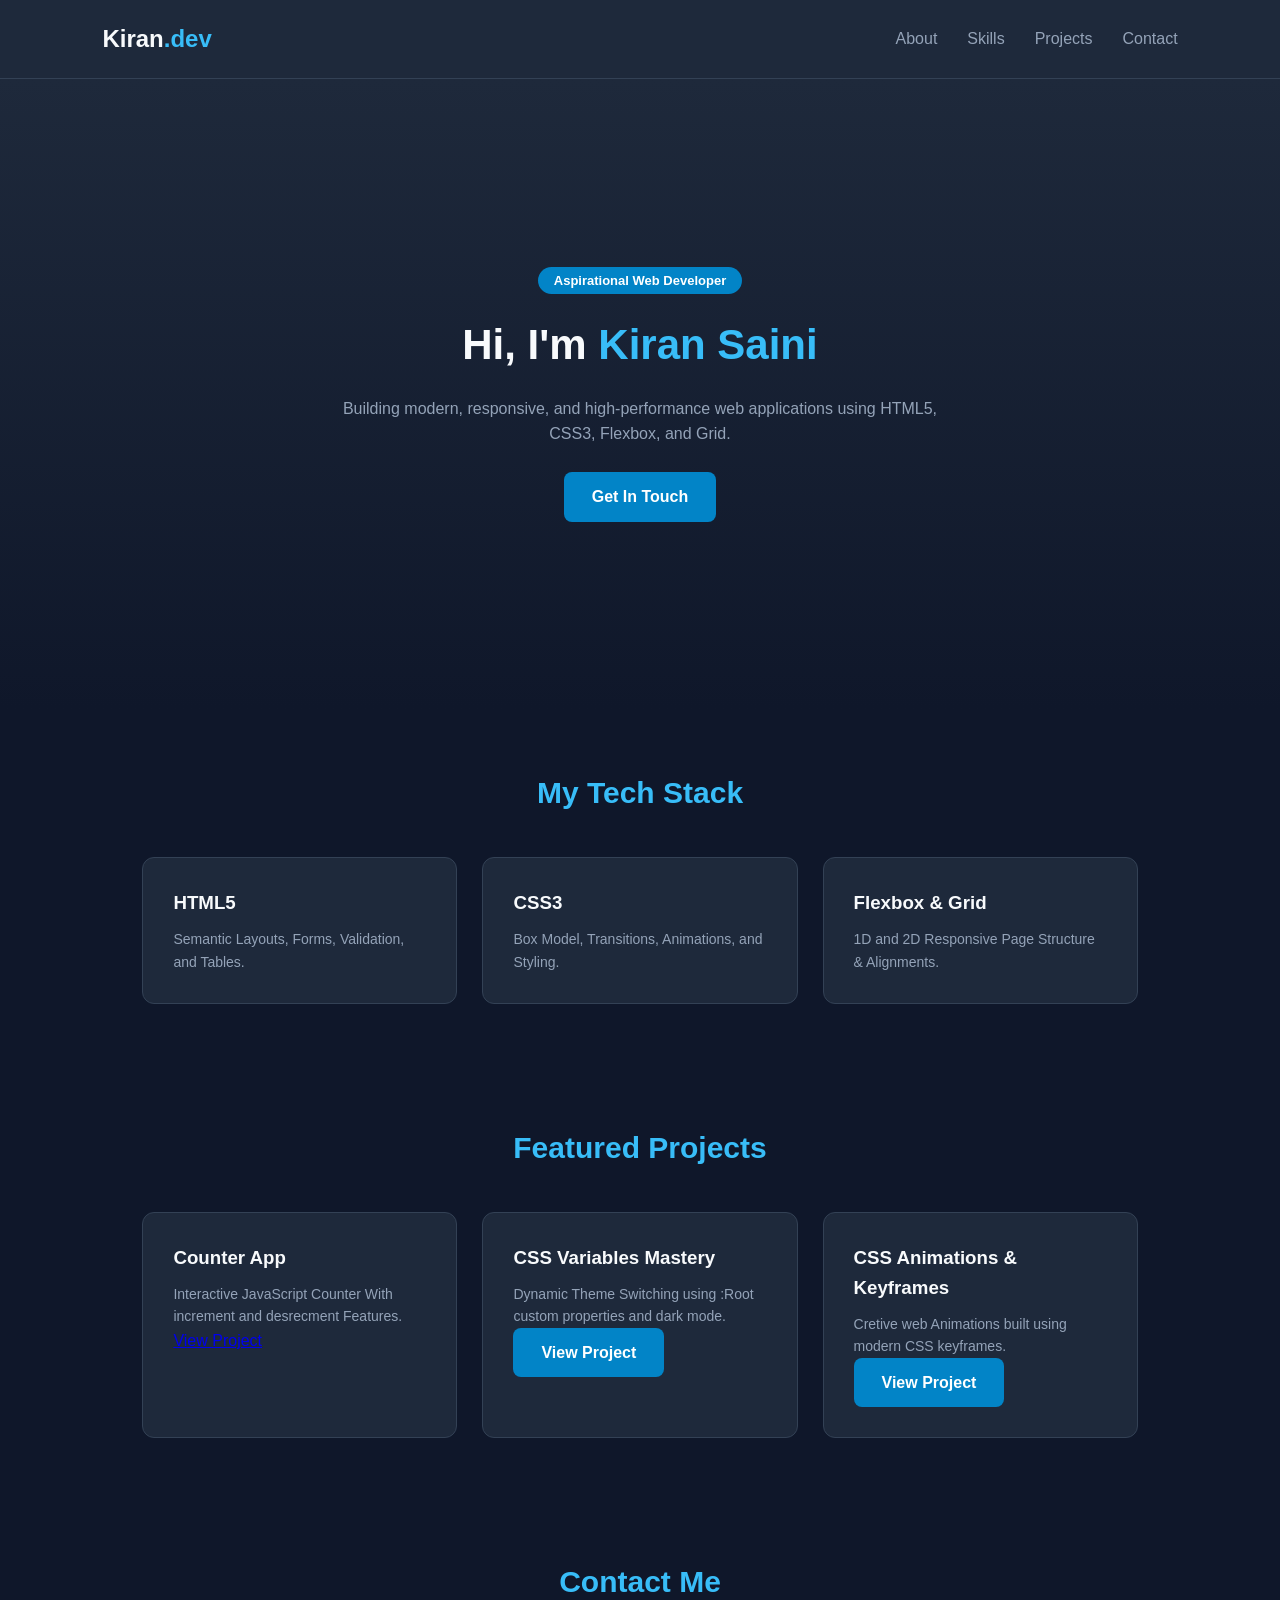
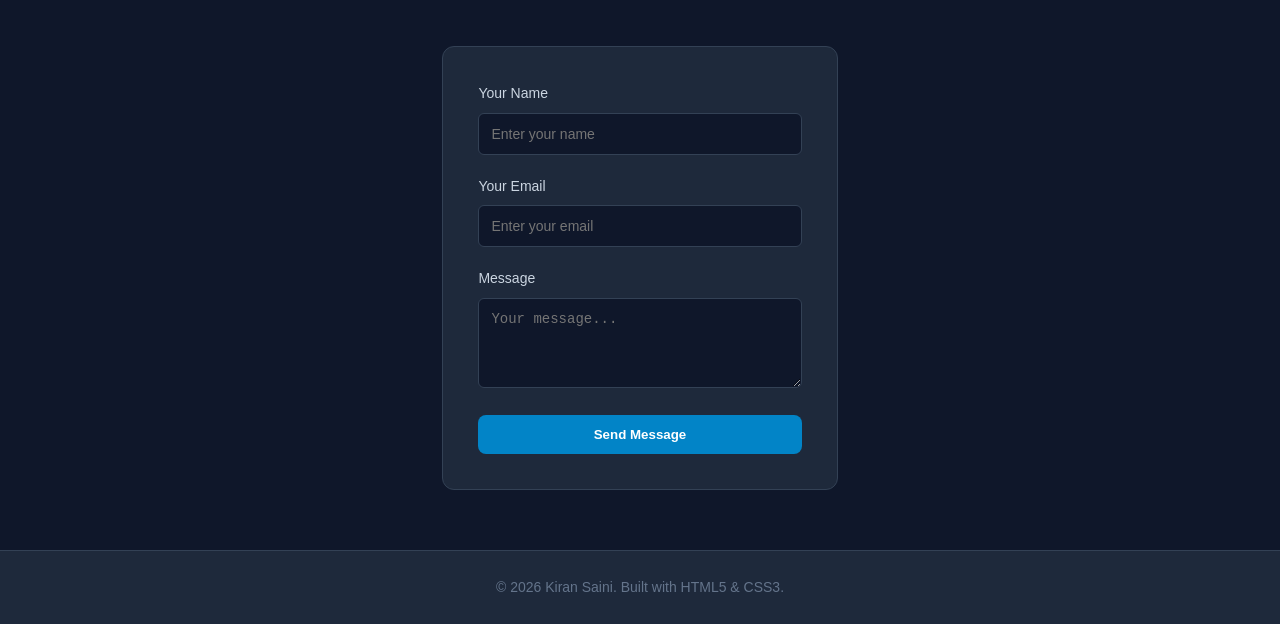
<file: index.html>
<!DOCTYPE html>
<html lang="en">
<head>
  <meta charset="UTF-8">
  <meta name="viewport" content="width=device-width, initial-scale=1.0">
  <title>Kiran Saini | Web Developer Portfolio</title>
  <link rel="stylesheet" href="17_style.css">
</head>
<body>

  <!-- 1. FLEXBOX NAVBAR -->
  <header class="navbar">
    <div class="logo">Kiran<span>.dev</span></div>
    <nav class="nav-links">
      <a href="#about">About</a>
      <a href="#skills">Skills</a>
      <a href="#projects">Projects</a>
      <a href="#contact">Contact</a>
    </nav>
  </header>

  <!-- 2. HERO SECTION -->
  <section class="hero" id="about">
    <div class="hero-content">
      <span class="badge">Aspirational Web Developer</span>
      <h1>Hi, I'm <span class="highlight">Kiran Saini</span></h1>
      <p>Building modern, responsive, and high-performance web applications using HTML5, CSS3, Flexbox, and Grid.</p>
      <a href="#contact" class="btn">Get In Touch</a>
    </div>
  </section>

  <!-- 3. RESPONSIVE GRID SKILLS SECTION -->
  <section class="section" id="skills">
    <h2 class="section-title">My Tech Stack</h2>
    <div class="grid-container">
      <div class="card">
        <h3>HTML5</h3>
        <p>Semantic Layouts, Forms, Validation, and Tables.</p>
      </div>
      <div class="card">
        <h3>CSS3</h3>
        <p>Box Model, Transitions, Animations, and Styling.</p>
      </div>
      <div class="card">
        <h3>Flexbox & Grid</h3>
        <p>1D and 2D Responsive Page Structure & Alignments.</p>
      </div>
    </div>
  </section>

  <!-- 4. PROJECTS SECTION -->
  <section class="section" id="projects">
    <h2 class="section-title">Featured Projects</h2>
    <div class="grid-container">

        <!--project 1: counter App-->
          <div class="card project-card">
            <h3>Counter App</h3>
            <p>Interactive JavaScript Counter With increment and desrecment Features.</p>
            <a href="day11_counter.html" target="_blank" class="""btn">View Project</a>
          </div>
      <!--Project 2: CSS Themes -->
      <div class="card project-card">
        <h3>CSS Variables Mastery</h3>
        <p>Dynamic Theme Switching using :Root custom properties and dark mode.</p>
        <a href="19_Themes.html" target="_blank" class="btn">View Project</a>
        </div>

      <!--Project 3: CSS Animations -->
      <div class="card project-card">
        <h3>CSS Animations & Keyframes</h3>
        <p>Cretive web Animations built using modern CSS keyframes.</p>
        <a href="18_animation.html" target="_blank" class="btn">View Project</a>
        </div>
    </div>
  </section>

  <!-- 5. CONTACT FORM SECTION -->
  <section class="section contact-section" id="contact">
    <h2 class="section-title">Contact Me</h2>
    <form class="contact-form">
      <div class="form-group">
        <label for="name">Your Name</label>
        <input type="text" id="name" placeholder="Enter your name" required>
      </div>
      <div class="form-group">
        <label for="email">Your Email</label>
        <input type="email" id="email" placeholder="Enter your email" required>
      </div>
      <div class="form-group">
        <label for="message">Message</label>
        <textarea id="message" rows="4" placeholder="Your message..." required></textarea>
      </div>
      <button type="submit" class="btn submit-btn">Send Message</button>
    </form>
  </section>

  <!-- FOOTER -->
  <footer class="footer">
    <p>© 2026 Kiran Saini. Built with HTML5 & CSS3.</p>
  </footer>

</body>
</html>
</file>
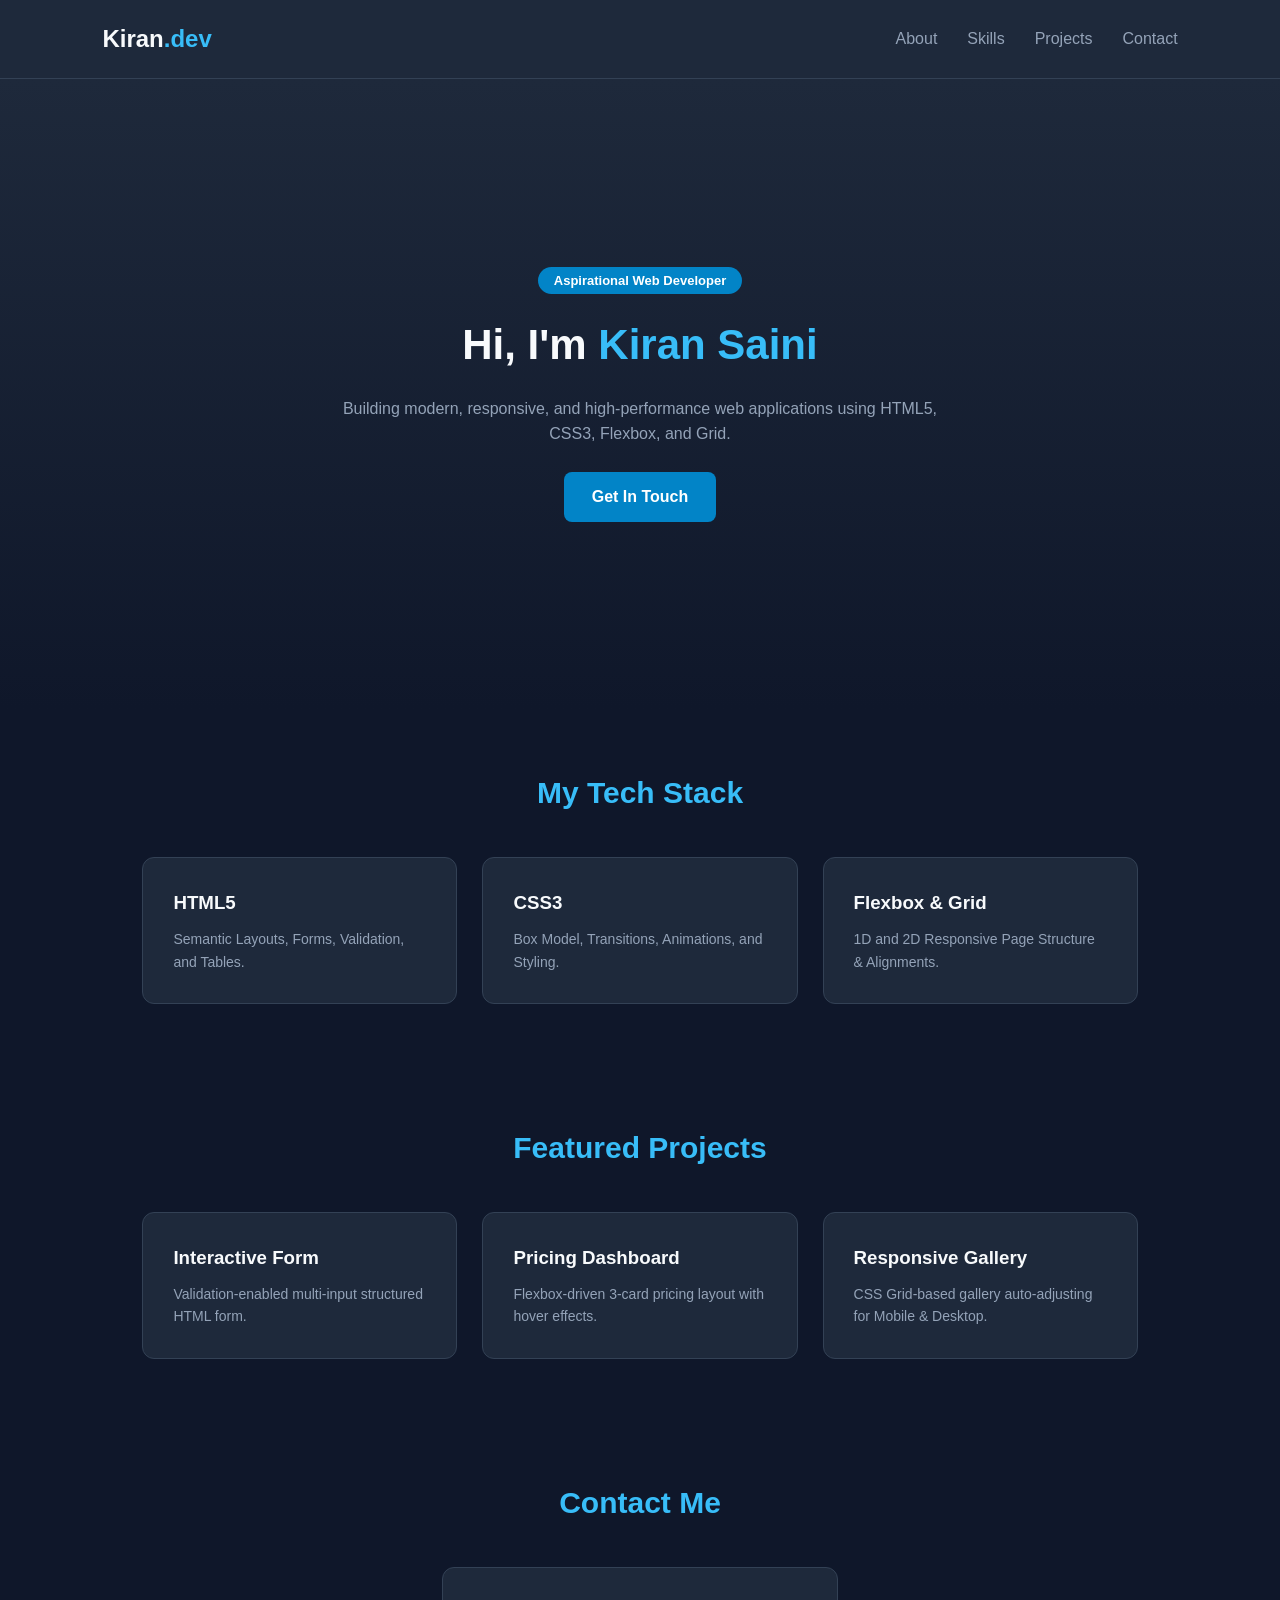
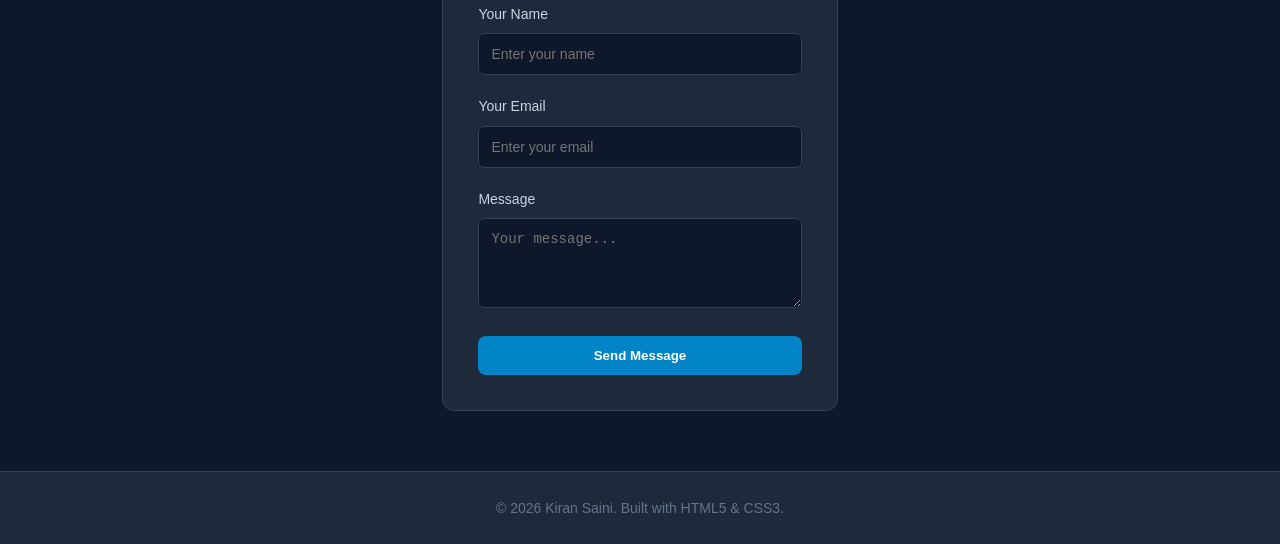
<file: 17_portfolio.html>
<!DOCTYPE html>
<html lang="en">
<head>
  <meta charset="UTF-8">
  <meta name="viewport" content="width=device-width, initial-scale=1.0">
  <title>Kiran Saini | Web Developer Portfolio</title>
  <link rel="stylesheet" href="17_style.css">
</head>
<body>

  <!-- 1. FLEXBOX NAVBAR -->
  <header class="navbar">
    <div class="logo">Kiran<span>.dev</span></div>
    <nav class="nav-links">
      <a href="#about">About</a>
      <a href="#skills">Skills</a>
      <a href="#projects">Projects</a>
      <a href="#contact">Contact</a>
    </nav>
  </header>

  <!-- 2. HERO SECTION -->
  <section class="hero" id="about">
    <div class="hero-content">
      <span class="badge">Aspirational Web Developer</span>
      <h1>Hi, I'm <span class="highlight">Kiran Saini</span></h1>
      <p>Building modern, responsive, and high-performance web applications using HTML5, CSS3, Flexbox, and Grid.</p>
      <a href="#contact" class="btn">Get In Touch</a>
    </div>
  </section>

  <!-- 3. RESPONSIVE GRID SKILLS SECTION -->
  <section class="section" id="skills">
    <h2 class="section-title">My Tech Stack</h2>
    <div class="grid-container">
      <div class="card">
        <h3>HTML5</h3>
        <p>Semantic Layouts, Forms, Validation, and Tables.</p>
      </div>
      <div class="card">
        <h3>CSS3</h3>
        <p>Box Model, Transitions, Animations, and Styling.</p>
      </div>
      <div class="card">
        <h3>Flexbox & Grid</h3>
        <p>1D and 2D Responsive Page Structure & Alignments.</p>
      </div>
    </div>
  </section>

  <!-- 4. PROJECTS SECTION -->
  <section class="section" id="projects">
    <h2 class="section-title">Featured Projects</h2>
    <div class="grid-container">
      <div class="card project-card">
        <h3>Interactive Form</h3>
        <p>Validation-enabled multi-input structured HTML form.</p>
      </div>
      <div class="card project-card">
        <h3>Pricing Dashboard</h3>
        <p>Flexbox-driven 3-card pricing layout with hover effects.</p>
      </div>
      <div class="card project-card">
        <h3>Responsive Gallery</h3>
        <p>CSS Grid-based gallery auto-adjusting for Mobile & Desktop.</p>
      </div>
    </div>
  </section>

  <!-- 5. CONTACT FORM SECTION -->
  <section class="section contact-section" id="contact">
    <h2 class="section-title">Contact Me</h2>
    <form class="contact-form">
      <div class="form-group">
        <label for="name">Your Name</label>
        <input type="text" id="name" placeholder="Enter your name" required>
      </div>
      <div class="form-group">
        <label for="email">Your Email</label>
        <input type="email" id="email" placeholder="Enter your email" required>
      </div>
      <div class="form-group">
        <label for="message">Message</label>
        <textarea id="message" rows="4" placeholder="Your message..." required></textarea>
      </div>
      <button type="submit" class="btn submit-btn">Send Message</button>
    </form>
  </section>

  <!-- FOOTER -->
  <footer class="footer">
    <p>© 2026 Kiran Saini. Built with HTML5 & CSS3.</p>
  </footer>

</body>
</html>
</file>
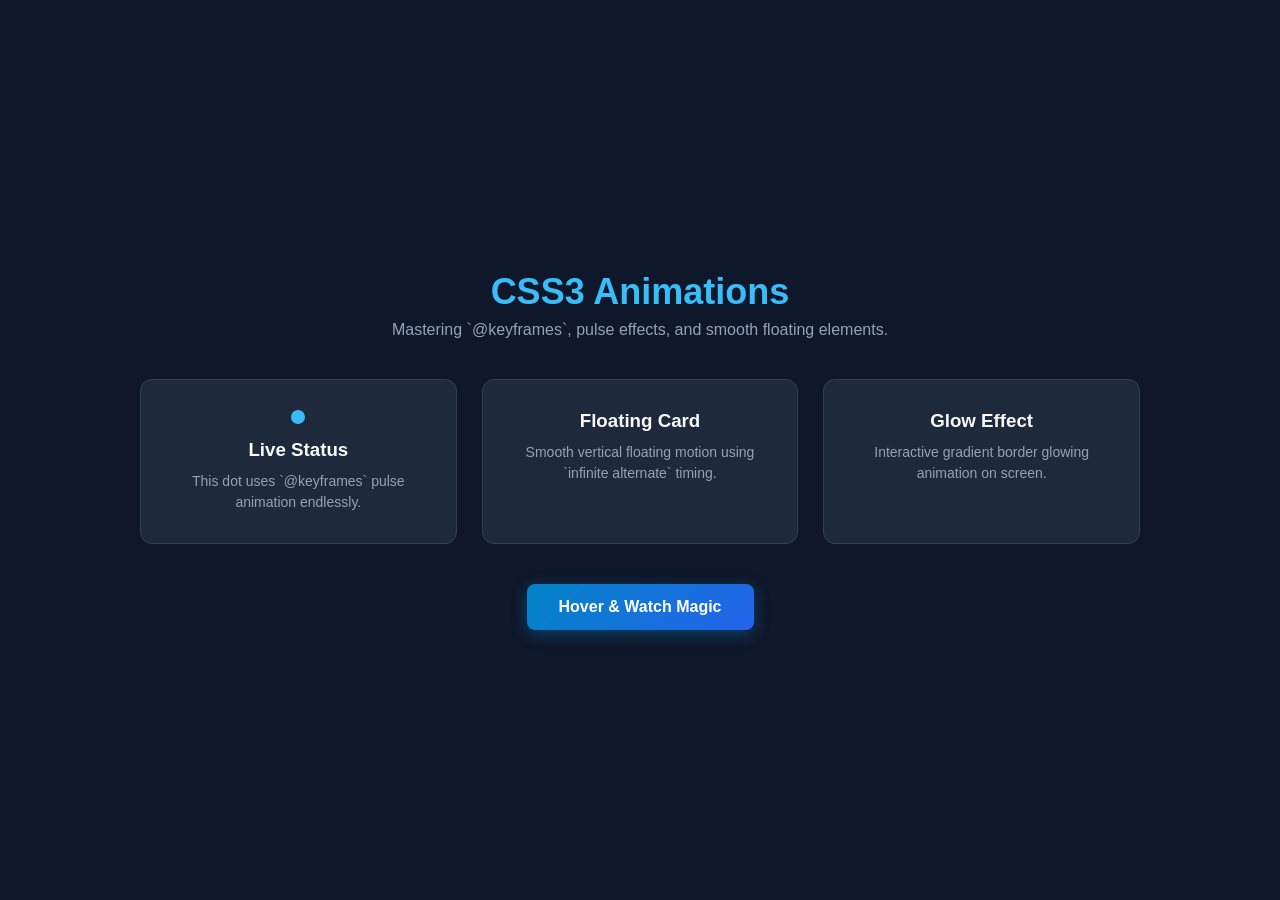
<file: 18_animation.html>
<!DOCTYPE html>
<html lang="en">
<head>
  <meta charset="UTF-8">
  <meta name="viewport" content="width=device-width, initial-scale=1.0">
  <title>Day 8 - CSS Animations & Keyframes</title>
  <link rel="stylesheet" href="18_style.css">
</head>
<body>

  <div class="container">
    <!-- 1. FADE IN ANIMATED HEADER -->
    <header class="animated-header">
      <h1>CSS3 Animations</h1>
      <p>Mastering `@keyframes`, pulse effects, and smooth floating elements.</p>
    </header>

    <!-- 2. ANIMATED CARDS GRID -->
    <div class="card-grid">
      
      <!-- Card 1: Pulse Effect -->
      <div class="card pulse-card">
        <div class="status-dot"></div>
        <h3>Live Status</h3>
        <p>This dot uses `@keyframes` pulse animation endlessly.</p>
      </div>

      <!-- Card 2: Floating Card Effect -->
      <div class="card float-card">
        <h3>Floating Card</h3>
        <p>Smooth vertical floating motion using `infinite alternate` timing.</p>
      </div>

      <!-- Card 3: Glowing Border Effect -->
      <div class="card glow-card">
        <h3>Glow Effect</h3>
        <p>Interactive gradient border glowing animation on screen.</p>
      </div>

    </div>

    <!-- 3. ANIMATED ACTION BUTTON -->
    <div class="button-wrapper">
      <button class="animated-btn">Hover & Watch Magic</button>
    </div>
  </div>

</body>
</html>
</file>
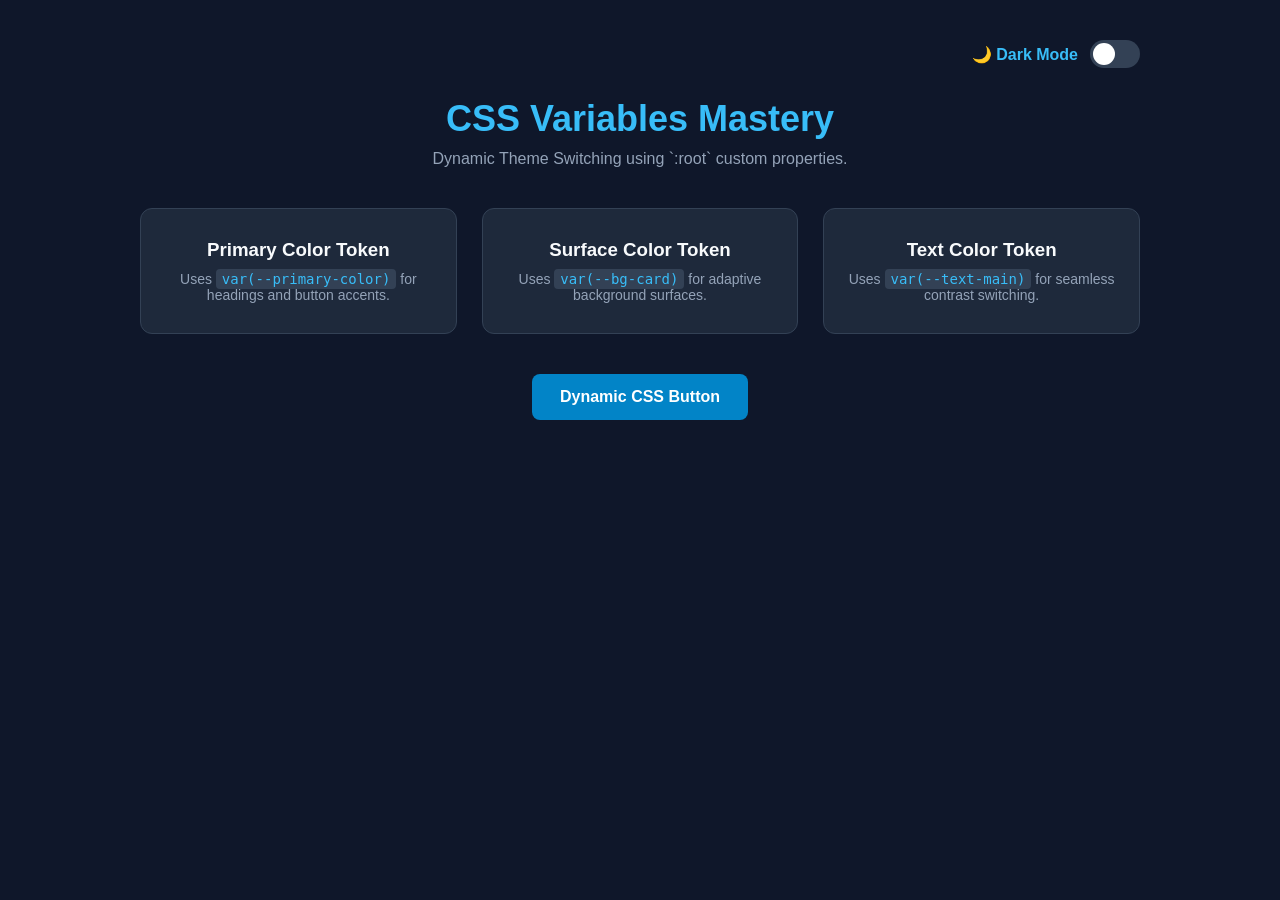
<file: 19_Themes.html>
<!DOCTYPE html>
<html lang="en">
<head>
  <meta charset="UTF-8">
  <meta name="viewport" content="width=device-width, initial-scale=1.0">
  <title>Day 9 - CSS Variables & Theme Switcher</title>
  <style>
    /* UNIVERSAL RESET */
    * {
      margin: 0;
      padding: 0;
      box-sizing: border-box;
    }

    /* DEFAULT DARK THEME VARIABLES */
    :root {
      --bg-main: #0f172a;
      --bg-card: #1e293b;
      --border-color: #334155;
      --text-main: #f8fafc;
      --text-sub: #94a3b8;
      --primary-color: #38bdf8;
      --primary-btn: #0284c7;
    }

    /* LIGHT THEME OVERRIDES */
    [data-theme="light"] {
      --bg-main: #f8fafc;
      --bg-card: #ffffff;
      --border-color: #e2e8f0;
      --text-main: #0f172a;
      --text-sub: #64748b;
      --primary-color: #0284c7;
      --primary-btn: #0369a1;
    }

    body {
      font-family: 'Segoe UI', Tahoma, Geneva, Verdana, sans-serif;
      background-color: var(--bg-main);
      color: var(--text-main);
      min-height: 100vh;
      padding: 40px 20px;
      transition: background-color 0.4s ease, color 0.4s ease;
    }

    .theme-switch-wrapper {
      display: flex;
      justify-content: flex-end;
      align-items: center;
      gap: 12px;
      max-width: 1000px;
      margin: 0 auto 30px auto;
      font-weight: bold;
      color: var(--primary-color);
    }

    .theme-switch {
      display: inline-block;
      height: 28px;
      position: relative;
      width: 50px;
    }

    .theme-switch input {
      display: none;
    }

    .slider {
      background-color: #334155;
      bottom: 0;
      cursor: pointer;
      left: 0;
      position: absolute;
      right: 0;
      top: 0;
      transition: .4s;
      border-radius: 34px;
    }

    .slider:before {
      background-color: #fff;
      bottom: 3px;
      content: "";
      height: 22px;
      left: 3px;
      position: absolute;
      transition: .4s;
      width: 22px;
      border-radius: 50%;
    }

    input:checked + .slider {
      background-color: #0284c7;
    }

    input:checked + .slider:before {
      transform: translateX(22px);
    }

    .container {
      max-width: 1000px;
      margin: 0 auto;
      text-align: center;
    }

    .header h1 {
      color: var(--primary-color);
      font-size: 36px;
      margin-bottom: 10px;
    }

    .header p {
      color: var(--text-sub);
      margin-bottom: 40px;
    }

    .card-grid {
      display: grid;
      grid-template-columns: repeat(3, 1fr);
      gap: 25px;
      margin-bottom: 40px;
    }

    .card {
      background-color: var(--bg-card);
      border: 1px solid var(--border-color);
      border-radius: 12px;
      padding: 30px 20px;
      transition: background-color 0.4s ease, border-color 0.4s ease;
    }

    .card h3 {
      color: var(--text-main);
      margin-bottom: 10px;
    }

    .card p {
      color: var(--text-sub);
      font-size: 14px;
    }

    code {
      background-color: var(--border-color);
      padding: 2px 6px;
      border-radius: 4px;
      color: var(--primary-color);
    }

    .btn {
      background-color: var(--primary-btn);
      color: white;
      border: none;
      padding: 14px 28px;
      border-radius: 8px;
      font-size: 16px;
      font-weight: bold;
      cursor: pointer;
      transition: background-color 0.3s ease;
    }

    @media (max-width: 768px) {
      .card-grid {
        grid-template-columns: 1fr;
      }
    }
  </style>
</head>
<body>

  <!-- THEME SWITCHER TOGGLE -->
  <div class="theme-switch-wrapper">
    <span id="toggle-icon">🌙 Dark Mode</span>
    <label class="theme-switch" for="checkbox">
      <input type="checkbox" id="checkbox">
      <div class="slider round"></div>
    </label>
  </div>

  <main class="container">
    <header class="header">
      <h1>CSS Variables Mastery</h1>
      <p>Dynamic Theme Switching using `:root` custom properties.</p>
    </header>

    <div class="card-grid">
      <div class="card">
        <h3>Primary Color Token</h3>
        <p>Uses <code>var(--primary-color)</code> for headings and button accents.</p>
      </div>

      <div class="card">
        <h3>Surface Color Token</h3>
        <p>Uses <code>var(--bg-card)</code> for adaptive background surfaces.</p>
      </div>

      <div class="card">
        <h3>Text Color Token</h3>
        <p>Uses <code>var(--text-main)</code> for seamless contrast switching.</p>
      </div>
    </div>

    <button class="btn">Dynamic CSS Button</button>
  </main>

  <script>
    const toggleSwitch = document.querySelector('#checkbox');
    const toggleIcon = document.querySelector('#toggle-icon');

    toggleSwitch.addEventListener('change', (e) => {
      if (e.target.checked) {
        document.documentElement.setAttribute('data-theme', 'light');
        toggleIcon.textContent = '☀️ Light Mode';
      } else {
        document.documentElement.setAttribute('data-theme', 'dark');
        toggleIcon.textContent = '🌙 Dark Mode';
      }
    });
  </script>

</body>
</html>
</file>
<file: 17_style.css>
/* Universal Reset */
* {
  margin: 0;
  padding: 0;
  box-sizing: border-box;
}

html {
  scroll-behavior: smooth;
}

body {
  font-family: 'Segoe UI', Tahoma, Geneva, Verdana, sans-serif;
  background-color: #0f172a;
  color: #f8fafc;
  line-height: 1.6;
}

/* NAVBAR */
.navbar {
  display: flex;
  justify-content: space-between;
  align-items: center;
  padding: 20px 8%;
  background-color: #1e293b;
  position: sticky;
  top: 0;
  z-index: 100;
  border-bottom: 1px solid #334155;
}

.logo {
  font-size: 24px;
  font-weight: bold;
  color: #f8fafc;
}

.logo span {
  color: #38bdf8;
}

.nav-links {
  display: flex;
  gap: 30px;
}

.nav-links a {
  color: #94a3b8;
  text-decoration: none;
  font-weight: 500;
  transition: color 0.3s;
}

.nav-links a:hover {
  color: #38bdf8;
}

/* HERO SECTION */
.hero {
  min-height: 70vh;
  display: flex;
  justify-content: center;
  align-items: center;
  text-align: center;
  padding: 0 20px;
  background: linear-gradient(180deg, #1e293b 0%, #0f172a 100%);
}

.badge {
  background-color: #0284c7;
  color: white;
  padding: 6px 16px;
  border-radius: 20px;
  font-size: 13px;
  font-weight: bold;
}

.hero h1 {
  font-size: 42px;
  margin: 18px 0;
}

.highlight {
  color: #38bdf8;
}

.hero p {
  max-width: 600px;
  margin: 0 auto 25px;
  color: #94a3b8;
}

.btn {
  display: inline-block;
  background-color: #0284c7;
  color: white;
  padding: 12px 28px;
  border-radius: 8px;
  text-decoration: none;
  font-weight: bold;
  border: none;
  cursor: pointer;
  transition: background-color 0.3s, transform 0.2s;
}

.btn:hover {
  background-color: #0369a1;
  transform: translateY(-2px);
}

/* SECTIONS & GRID */
.section {
  padding: 60px 8%;
  max-width: 1200px;
  margin: 0 auto;
}

.section-title {
  text-align: center;
  font-size: 30px;
  margin-bottom: 40px;
  color: #38bdf8;
}

.grid-container {
  display: grid;
  grid-template-columns: repeat(3, 1fr);
  gap: 25px;
}

.card {
  background-color: #1e293b;
  padding: 30px;
  border-radius: 12px;
  border: 1px solid #334155;
  transition: transform 0.3s, border-color 0.3s;
}

.card:hover {
  transform: translateY(-6px);
  border-color: #38bdf8;
}

.card h3 {
  margin-bottom: 10px;
  color: #f8fafc;
}

.card p {
  color: #94a3b8;
  font-size: 14px;
}

/* CONTACT FORM */
.contact-section {
  max-width: 600px;
}

.contact-form {
  background-color: #1e293b;
  padding: 35px;
  border-radius: 12px;
  border: 1px solid #334155;
}

.form-group {
  margin-bottom: 20px;
}

.form-group label {
  display: block;
  margin-bottom: 8px;
  color: #cbd5e1;
  font-size: 14px;
}

.form-group input,
.form-group textarea {
  width: 100%;
  padding: 12px;
  background-color: #0f172a;
  border: 1px solid #334155;
  border-radius: 6px;
  color: white;
  font-size: 14px;
}

.form-group input:focus,
.form-group textarea:focus {
  outline: none;
  border-color: #38bdf8;
}

.submit-btn {
  width: 100%;
}

/* FOOTER */
.footer {
  text-align: center;
  padding: 25px;
  background-color: #1e293b;
  border-top: 1px solid #334155;
  color: #64748b;
  font-size: 14px;
}

/* RESPONSIVE MEDIA QUERIES */
@media (max-width: 768px) {
  .navbar {
    flex-direction: column;
    gap: 15px;
  }
  
  .hero h1 {
    font-size: 30px;
  }
  
  .grid-container {
    grid-template-columns: 1fr;
  }
}
</file>
<file: 18_style.css>
/* Universal Reset */
* {
  margin: 0;
  padding: 0;
  box-sizing: border-box;
}

body {
  font-family: 'Segoe UI', Tahoma, Geneva, Verdana, sans-serif;
  background-color: #0f172a;
  color: #f8fafc;
  min-height: 100vh;
  display: flex;
  justify-content: center;
  align-items: center;
  padding: 20px;
}

.container {
  max-width: 1000px;
  width: 100%;
}

/* =========================================
   1. KEYFRAME ANIMATIONS DEFINITIONS
   ========================================= */

/* Fade In Down Keyframe */
@keyframes fadeInDown {
  0% {
    opacity: 0;
    transform: translateY(-30px);
  }
  100% {
    opacity: 1;
    transform: translateY(0);
  }
}

/* Floating Up & Down Keyframe */
@keyframes float {
  0% {
    transform: translateY(0px);
  }
  100% {
    transform: translateY(-12px);
  }
}

/* Pulse Glow Keyframe */
@keyframes pulse {
  0% {
    transform: scale(0.95);
    box-shadow: 0 0 0 0 rgba(56, 189, 248, 0.7);
  }
  70% {
    transform: scale(1);
    box-shadow: 0 0 0 12px rgba(56, 189, 248, 0);
  }
  100% {
    transform: scale(0.95);
    box-shadow: 0 0 0 0 rgba(56, 189, 248, 0);
  }
}

/* Glowing Border Animation */
@keyframes borderGlow {
  0% { border-color: #38bdf8; }
  50% { border-color: #818cf8; }
  100% { border-color: #38bdf8; }
}

/* =========================================
   2. APPLYING ANIMATIONS TO ELEMENTS
   ========================================= */

.animated-header {
  text-align: center;
  margin-bottom: 40px;
  /* Applying Animation: name duration timing-function */
  animation: fadeInDown 1s ease-out forwards;
}

.animated-header h1 {
  font-size: 36px;
  color: #38bdf8;
  margin-bottom: 8px;
}

.animated-header p {
  color: #94a3b8;
}

.card-grid {
  display: grid;
  grid-template-columns: repeat(3, 1fr);
  gap: 25px;
  margin-bottom: 40px;
}

.card {
  background-color: #1e293b;
  border: 1px solid #334155;
  border-radius: 12px;
  padding: 30px 20px;
  text-align: center;
  position: relative;
}

.card h3 {
  color: #f8fafc;
  margin-bottom: 10px;
}

.card p {
  color: #94a3b8;
  font-size: 14px;
  line-height: 1.5;
}

/* Pulse Dot */
.status-dot {
  width: 14px;
  height: 14px;
  background-color: #38bdf8;
  border-radius: 50%;
  margin: 0 auto 15px auto;
  animation: pulse 2s infinite;
}

/* Floating Card */
.float-card {
  animation: float 3s ease-in-out infinite alternate;
}

/* Glowing Border Card */
.glow-card {
  animation: borderGlow 3s infinite;
}

/* Button & Button Hover Animation */
.button-wrapper {
  text-align: center;
}

.animated-btn {
  background: linear-gradient(135deg, #0284c7, #2563eb);
  color: white;
  border: none;
  padding: 14px 32px;
  border-radius: 8px;
  font-size: 16px;
  font-weight: bold;
  cursor: pointer;
  box-shadow: 0 4px 15px rgba(2, 132, 199, 0.4);
  transition: transform 0.3s ease, box-shadow 0.3s ease;
}

.animated-btn:hover {
  transform: translateY(-3px) scale(1.02);
  box-shadow: 0 8px 25px rgba(2, 132, 199, 0.7);
}

/* Responsive Grid */
@media (max-width: 768px) {
  .card-grid {
    grid-template-columns: 1fr;
  }
}
</file>
